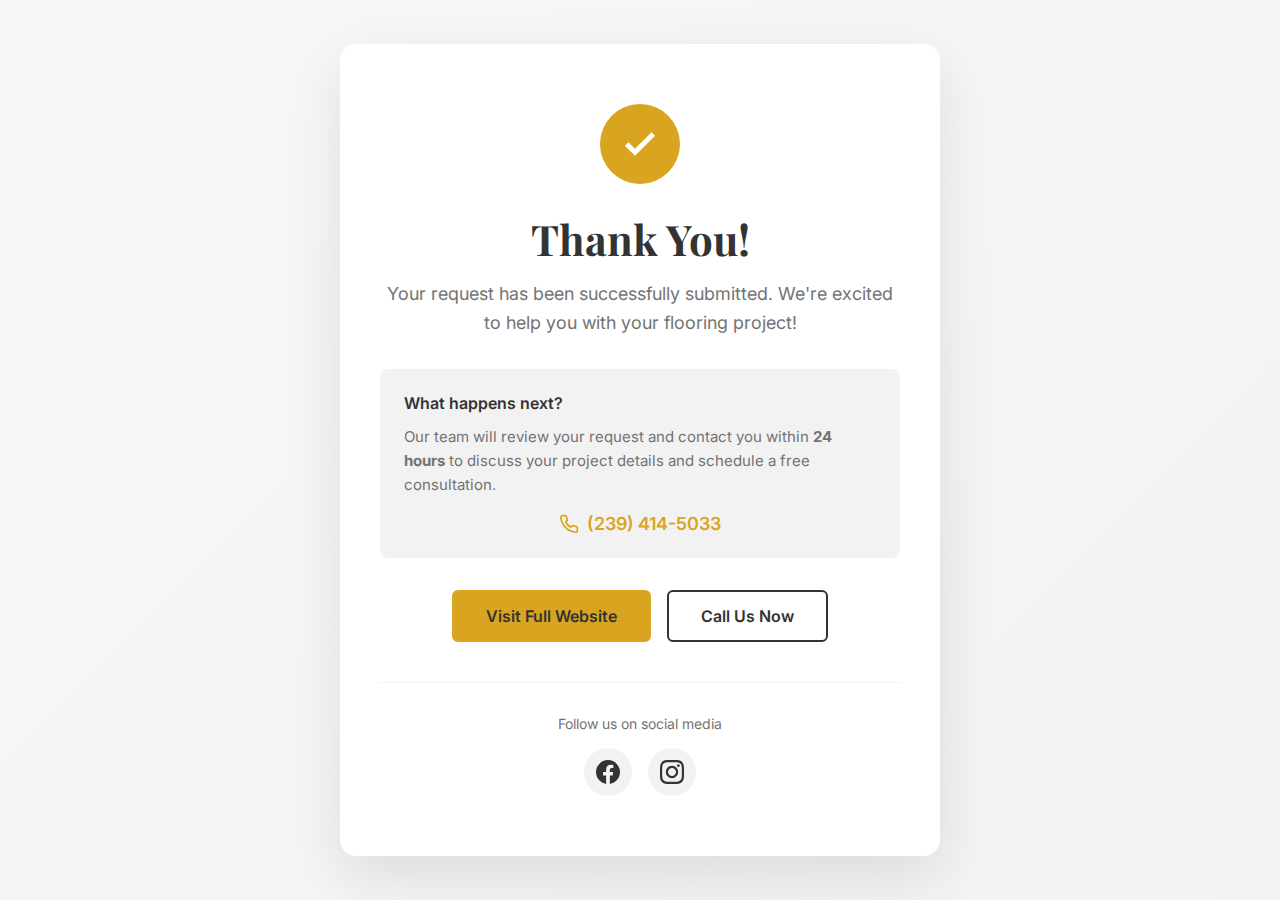
<file: thank-you.html>
<!DOCTYPE html>
<html lang="en">
<head>
    <!-- Google tag (gtag.js) -->
    <script async src="https://www.googletagmanager.com/gtag/js?id=AW-17741949013"></script>
    <script>
      window.dataLayer = window.dataLayer || [];
      function gtag(){dataLayer.push(arguments);}
      gtag('js', new Date());

      gtag('config', 'AW-17741949013');
      
      // Click-to-call conversion tracking
      function gtag_report_conversion(url) {
        var callback = function () {
          if (typeof(url) != 'undefined') {
            window.location = url;
          }
        };
        gtag('event', 'conversion', {
            'send_to': 'AW-17741949013/9D7cCJ6Y7eMbENXQgoxC',
            'value': 1.0,
            'currency': 'USD',
            'event_callback': callback
        });
        return false;
      }
    </script>
    
    <meta charset="UTF-8">
    <meta name="viewport" content="width=device-width, initial-scale=1.0">
    <title>Thank You - Mozelli Flooring & Tile</title>
    <link rel="preconnect" href="https://fonts.googleapis.com">
    <link rel="preconnect" href="https://fonts.gstatic.com" crossorigin>
    <link href="https://fonts.googleapis.com/css2?family=Playfair+Display:wght@400;700&family=Inter:wght@400;500;600;700&display=swap" rel="stylesheet">
    <style>
        :root {
            --charcoal: hsl(0 0% 20%);
            --gold: hsl(43 74% 49%);
            --gold-light: hsl(43 74% 60%);
            --white: hsl(0 0% 100%);
            --off-white: hsl(40 20% 97%);
            --light-gray: hsl(0 0% 95%);
            --muted-foreground: hsl(0 0% 45%);
            --font-serif: 'Playfair Display', serif;
            --font-sans: 'Inter', sans-serif;
        }

        * {
            margin: 0;
            padding: 0;
            box-sizing: border-box;
        }

        body {
            font-family: var(--font-sans);
            background: linear-gradient(135deg, var(--off-white) 0%, var(--light-gray) 100%);
            min-height: 100vh;
            display: flex;
            align-items: center;
            justify-content: center;
            padding: 20px;
        }

        .thank-you-container {
            background: var(--white);
            border-radius: 16px;
            box-shadow: 0 20px 60px rgba(0, 0, 0, 0.1);
            padding: 60px 40px;
            max-width: 600px;
            text-align: center;
            animation: fadeInUp 0.6s ease-out;
        }

        @keyframes fadeInUp {
            from {
                opacity: 0;
                transform: translateY(30px);
            }
            to {
                opacity: 1;
                transform: translateY(0);
            }
        }

        .success-icon {
            width: 80px;
            height: 80px;
            background: var(--gold);
            border-radius: 50%;
            display: flex;
            align-items: center;
            justify-content: center;
            margin: 0 auto 30px;
            animation: scaleIn 0.5s ease-out 0.2s both;
        }

        @keyframes scaleIn {
            from {
                transform: scale(0);
            }
            to {
                transform: scale(1);
            }
        }

        .success-icon svg {
            width: 40px;
            height: 40px;
            stroke: var(--white);
            stroke-width: 3;
        }

        h1 {
            font-family: var(--font-serif);
            font-size: 42px;
            color: var(--charcoal);
            margin-bottom: 16px;
            line-height: 1.2;
        }

        .subtitle {
            font-size: 18px;
            color: var(--muted-foreground);
            margin-bottom: 32px;
            line-height: 1.6;
        }

        .info-box {
            background: var(--light-gray);
            border-radius: 8px;
            padding: 24px;
            margin-bottom: 32px;
            text-align: left;
        }

        .info-box h3 {
            font-size: 16px;
            font-weight: 600;
            color: var(--charcoal);
            margin-bottom: 12px;
        }

        .info-box p {
            font-size: 15px;
            color: var(--muted-foreground);
            line-height: 1.6;
        }

        .contact-info {
            display: flex;
            align-items: center;
            justify-content: center;
            gap: 8px;
            margin-top: 16px;
            font-size: 18px;
            font-weight: 600;
            color: var(--gold);
        }

        .contact-info svg {
            width: 20px;
            height: 20px;
        }

        .btn {
            display: inline-flex;
            align-items: center;
            gap: 8px;
            padding: 14px 32px;
            font-family: var(--font-sans);
            font-size: 16px;
            font-weight: 600;
            text-decoration: none;
            border-radius: 6px;
            transition: all 0.3s ease;
            cursor: pointer;
        }

        .btn-primary {
            background-color: var(--gold);
            color: var(--charcoal);
            border: 2px solid var(--gold);
        }

        .btn-primary:hover {
            background-color: var(--gold-light);
            border-color: var(--gold-light);
            transform: translateY(-2px);
            box-shadow: 0 8px 20px rgba(0, 0, 0, 0.15);
        }

        .btn-secondary {
            background-color: transparent;
            color: var(--charcoal);
            border: 2px solid var(--charcoal);
        }

        .btn-secondary:hover {
            background-color: var(--charcoal);
            color: var(--white);
        }

        .button-group {
            display: flex;
            gap: 16px;
            justify-content: center;
            flex-wrap: wrap;
        }

        @media (max-width: 640px) {
            .thank-you-container {
                padding: 40px 24px;
            }

            h1 {
                font-size: 32px;
            }

            .button-group {
                flex-direction: column;
            }

            .btn {
                width: 100%;
                justify-content: center;
            }
        }
    </style>
</head>
<body>
    <div class="thank-you-container">
        <div class="success-icon">
            <svg viewBox="0 0 24 24" fill="none">
                <polyline points="20 6 9 17 4 12"></polyline>
            </svg>
        </div>

        <h1>Thank You!</h1>
        <p class="subtitle">Your request has been successfully submitted. We're excited to help you with your flooring project!</p>

        <div class="info-box">
            <h3>What happens next?</h3>
            <p>Our team will review your request and contact you within <strong>24 hours</strong> to discuss your project details and schedule a free consultation.</p>
            <div class="contact-info">
                <svg viewBox="0 0 24 24" fill="none" stroke="currentColor" stroke-width="2">
                    <path d="M22 16.92v3a2 2 0 0 1-2.18 2 19.79 19.79 0 0 1-8.63-3.07 19.5 19.5 0 0 1-6-6 19.79 19.79 0 0 1-3.07-8.67A2 2 0 0 1 4.11 2h3a2 2 0 0 1 2 1.72 12.84 12.84 0 0 0 .7 2.81 2 2 0 0 1-.45 2.11L8.09 9.91a16 16 0 0 0 6 6l1.27-1.27a2 2 0 0 1 2.11-.45 12.84 12.84 0 0 0 2.81.7A2 2 0 0 1 22 16.92z"></path>
                </svg>
                (239) 414-5033
            </div>
        </div>

        <div class="button-group">
            <a href="https://mozelliflooring.com" class="btn btn-primary">Visit Full Website</a>
            <a href="tel:2394145033" class="btn btn-secondary" onclick="return gtag_report_conversion('tel:2394145033');">Call Us Now</a>
        </div>

        <div class="social-links">
            <p style="font-size: 14px; color: var(--muted-foreground); margin-bottom: 16px;">Follow us on social media</p>
            <div class="social-icons">
                <a href="https://www.facebook.com/mozelliflooring" target="_blank" rel="noopener noreferrer" aria-label="Facebook" class="social-icon">
                    <svg width="24" height="24" viewBox="0 0 24 24" fill="currentColor">
                        <path d="M24 12.073c0-6.627-5.373-12-12-12s-12 5.373-12 12c0 5.99 4.388 10.954 10.125 11.854v-8.385H7.078v-3.47h3.047V9.43c0-3.007 1.792-4.669 4.533-4.669 1.312 0 2.686.235 2.686.235v2.953H15.83c-1.491 0-1.956.925-1.956 1.874v2.25h3.328l-.532 3.47h-2.796v8.385C19.612 23.027 24 18.062 24 12.073z"/>
                    </svg>
                </a>
                <a href="https://www.instagram.com/mozelliflooring" target="_blank" rel="noopener noreferrer" aria-label="Instagram" class="social-icon">
                    <svg width="24" height="24" viewBox="0 0 24 24" fill="currentColor">
                        <path d="M12 2.163c3.204 0 3.584.012 4.85.07 3.252.148 4.771 1.691 4.919 4.919.058 1.265.069 1.645.069 4.849 0 3.205-.012 3.584-.069 4.849-.149 3.225-1.664 4.771-4.919 4.919-1.266.058-1.644.07-4.85.07-3.204 0-3.584-.012-4.849-.07-3.26-.149-4.771-1.699-4.919-4.92-.058-1.265-.07-1.644-.07-4.849 0-3.204.013-3.583.07-4.849.149-3.227 1.664-4.771 4.919-4.919 1.266-.057 1.645-.069 4.849-.069zm0-2.163c-3.259 0-3.667.014-4.947.072-4.358.2-6.78 2.618-6.98 6.98-.059 1.281-.073 1.689-.073 4.948 0 3.259.014 3.668.072 4.948.2 4.358 2.618 6.78 6.98 6.98 1.281.058 1.689.072 4.948.072 3.259 0 3.668-.014 4.948-.072 4.354-.2 6.782-2.618 6.979-6.98.059-1.28.073-1.689.073-4.948 0-3.259-.014-3.667-.072-4.947-.196-4.354-2.617-6.78-6.979-6.98-1.281-.059-1.69-.073-4.949-.073zm0 5.838c-3.403 0-6.162 2.759-6.162 6.162s2.759 6.163 6.162 6.163 6.162-2.759 6.162-6.163c0-3.403-2.759-6.162-6.162-6.162zm0 10.162c-2.209 0-4-1.79-4-4 0-2.209 1.791-4 4-4s4 1.791 4 4c0 2.21-1.791 4-4 4zm6.406-11.845c-.796 0-1.441.645-1.441 1.44s.645 1.44 1.441 1.44c.795 0 1.439-.645 1.439-1.44s-.644-1.44-1.439-1.44z"/>
                    </svg>
                </a>
            </div>
        </div>
    </div>

    <style>
        .social-links {
            margin-top: 40px;
            padding-top: 32px;
            border-top: 1px solid var(--light-gray);
        }

        .social-icons {
            display: flex;
            gap: 16px;
            justify-content: center;
        }

        .social-icon {
            width: 48px;
            height: 48px;
            border-radius: 50%;
            background-color: var(--light-gray);
            display: flex;
            align-items: center;
            justify-content: center;
            color: var(--charcoal);
            transition: all 0.3s ease;
            text-decoration: none;
        }

        .social-icon:hover {
            background-color: var(--gold);
            color: var(--white);
            transform: translateY(-4px);
            box-shadow: 0 8px 20px rgba(0, 0, 0, 0.15);
        }

        .social-icon svg {
            width: 24px;
            height: 24px;
        }
    </style>
</body>
</html>
</file>
